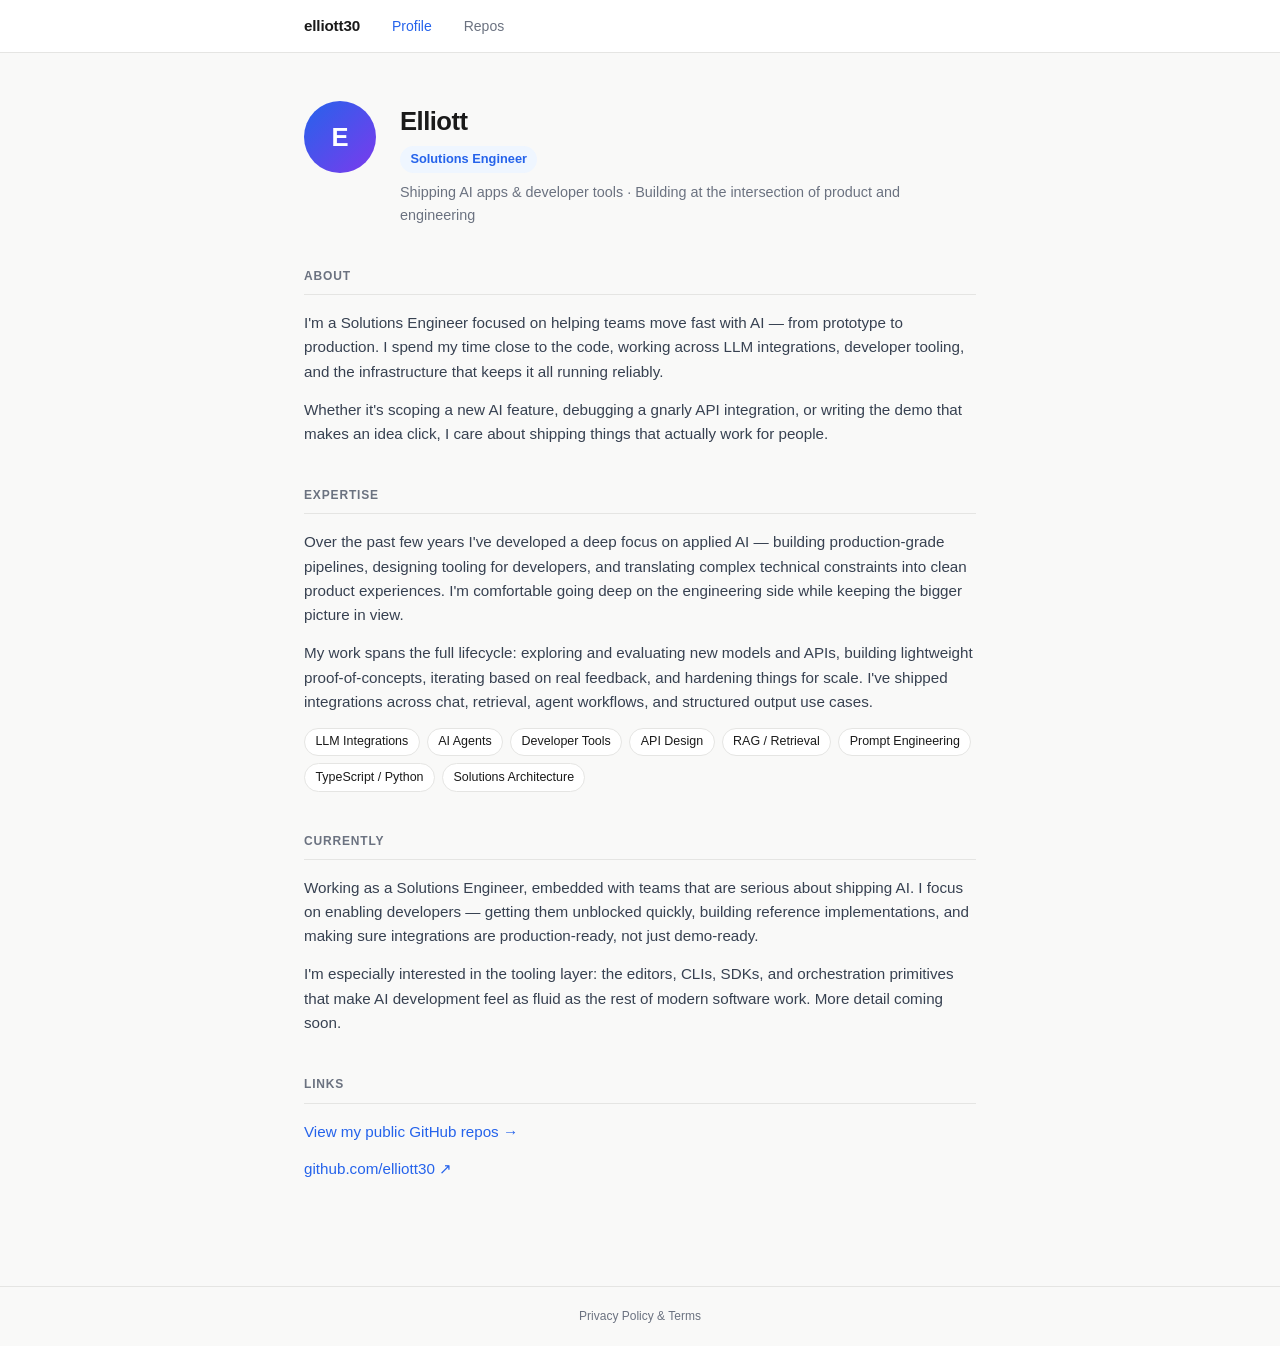
<file: index.html>
<!DOCTYPE html>
<html lang="en">
<head>
  <meta charset="UTF-8" />
  <meta name="viewport" content="width=device-width, initial-scale=1.0" />
  <title>Elliott — Solutions Engineer</title>
  <link rel="stylesheet" href="style.css" />
</head>
<body>
  <nav>
    <div class="inner">
      <a href="index.html" class="brand">elliott30</a>
      <a href="index.html" class="active">Profile</a>
      <a href="repos.html">Repos</a>
    </div>
  </nav>

  <main>
    <div class="profile-header">
      <div class="avatar">E</div>
      <div>
        <h1>Elliott</h1>
        <span class="role-badge">Solutions Engineer</span>
        <p class="tagline">Shipping AI apps &amp; developer tools · Building at the intersection of product and engineering</p>
      </div>
    </div>

    <section>
      <h2>About</h2>
      <p>
        I'm a Solutions Engineer focused on helping teams move fast with AI — from prototype to production. I spend my time close to the code, working across LLM integrations, developer tooling, and the infrastructure that keeps it all running reliably.
      </p>
      <p>
        Whether it's scoping a new AI feature, debugging a gnarly API integration, or writing the demo that makes an idea click, I care about shipping things that actually work for people.
      </p>
    </section>

    <section>
      <h2>Expertise</h2>
      <p>
        Over the past few years I've developed a deep focus on applied AI — building production-grade pipelines, designing tooling for developers, and translating complex technical constraints into clean product experiences. I'm comfortable going deep on the engineering side while keeping the bigger picture in view.
      </p>
      <p>
        My work spans the full lifecycle: exploring and evaluating new models and APIs, building lightweight proof-of-concepts, iterating based on real feedback, and hardening things for scale. I've shipped integrations across chat, retrieval, agent workflows, and structured output use cases.
      </p>
      <div class="tags">
        <span class="tag">LLM Integrations</span>
        <span class="tag">AI Agents</span>
        <span class="tag">Developer Tools</span>
        <span class="tag">API Design</span>
        <span class="tag">RAG / Retrieval</span>
        <span class="tag">Prompt Engineering</span>
        <span class="tag">TypeScript / Python</span>
        <span class="tag">Solutions Architecture</span>
      </div>
    </section>

    <section>
      <h2>Currently</h2>
      <p>
        Working as a Solutions Engineer, embedded with teams that are serious about shipping AI. I focus on enabling developers — getting them unblocked quickly, building reference implementations, and making sure integrations are production-ready, not just demo-ready.
      </p>
      <p>
        I'm especially interested in the tooling layer: the editors, CLIs, SDKs, and orchestration primitives that make AI development feel as fluid as the rest of modern software work. More detail coming soon.
      </p>
    </section>

    <section>
      <h2>Links</h2>
      <p>
        <a href="repos.html" style="color: var(--accent); text-decoration: none; font-weight: 500;">View my public GitHub repos →</a>
      </p>
      <p style="margin-top: 0.5rem;">
        <a href="https://github.com/elliott30" target="_blank" rel="noopener" style="color: var(--accent); text-decoration: none; font-weight: 500;">github.com/elliott30 ↗</a>
      </p>
    </section>
  </main>
  <footer>
    <a href="https://elliott30.github.io/legal.html">Privacy Policy &amp; Terms</a>
  </footer>
</body>
</html>
</file>
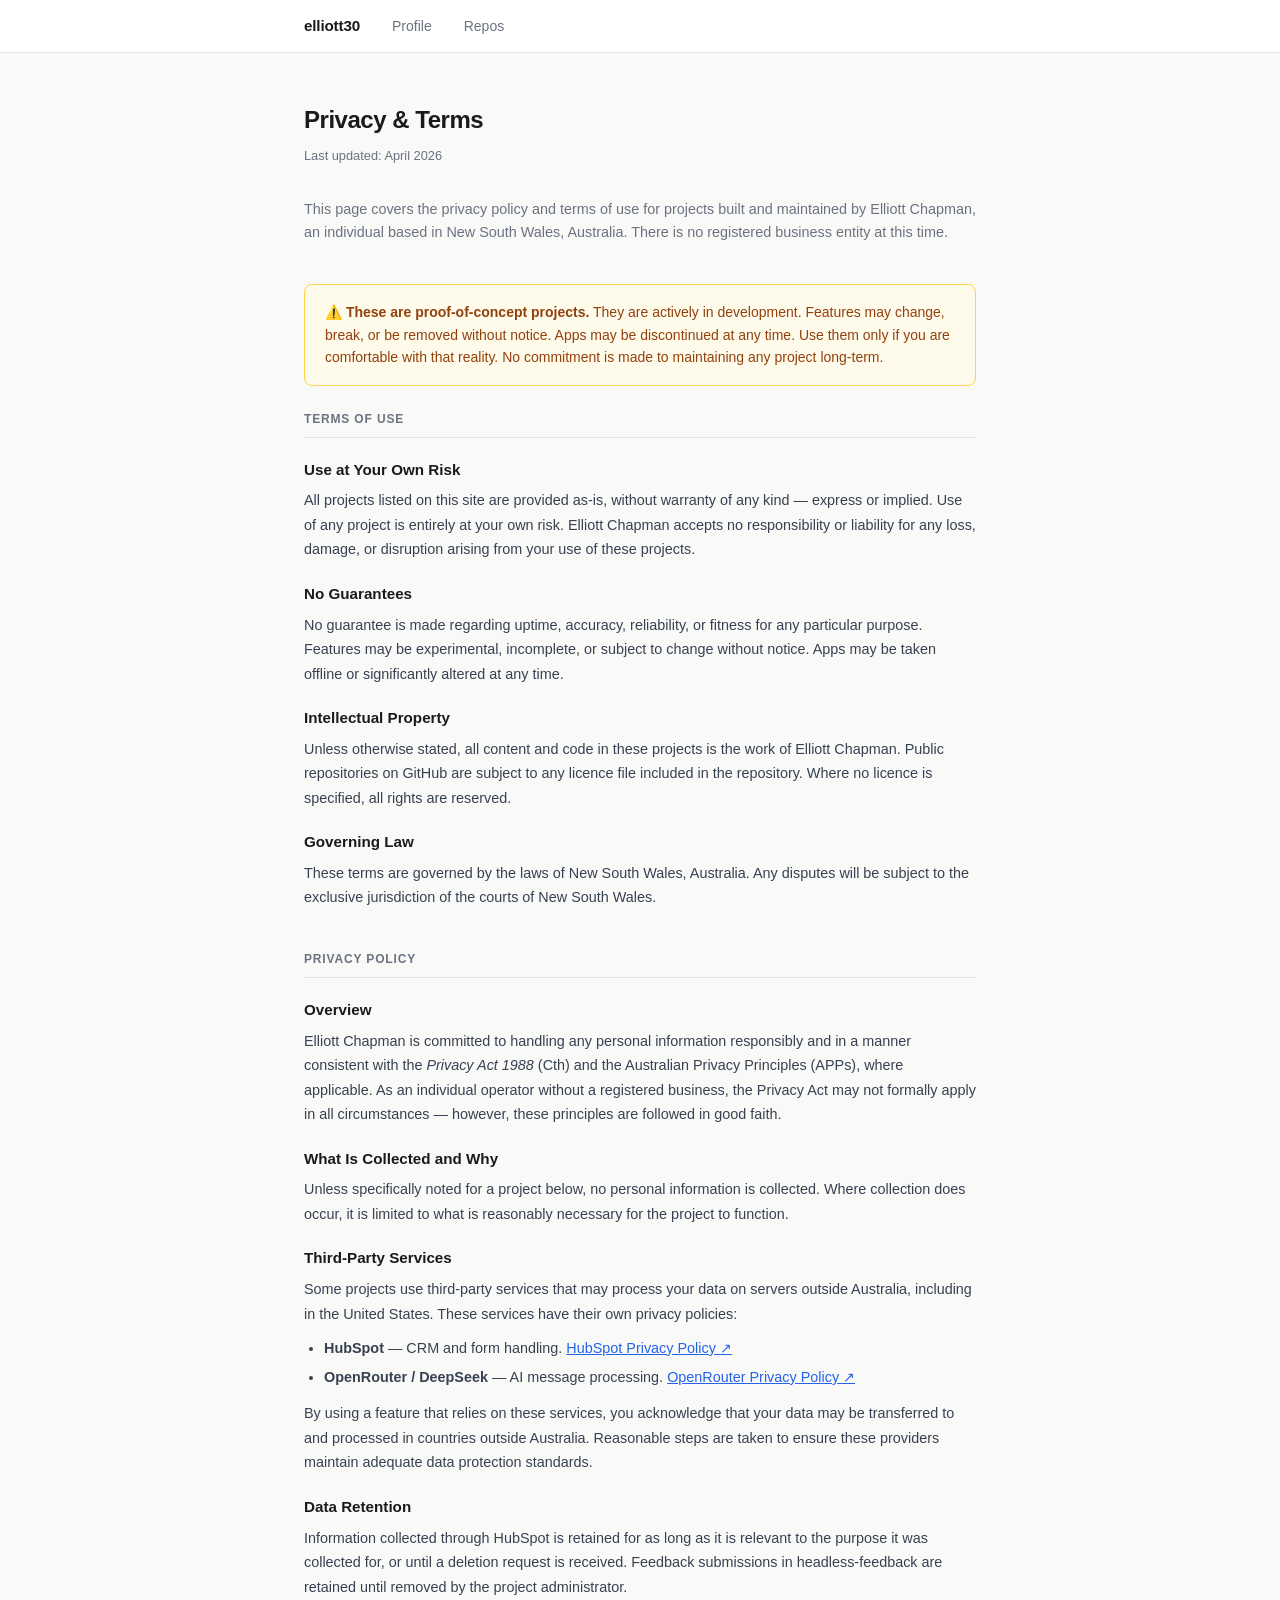
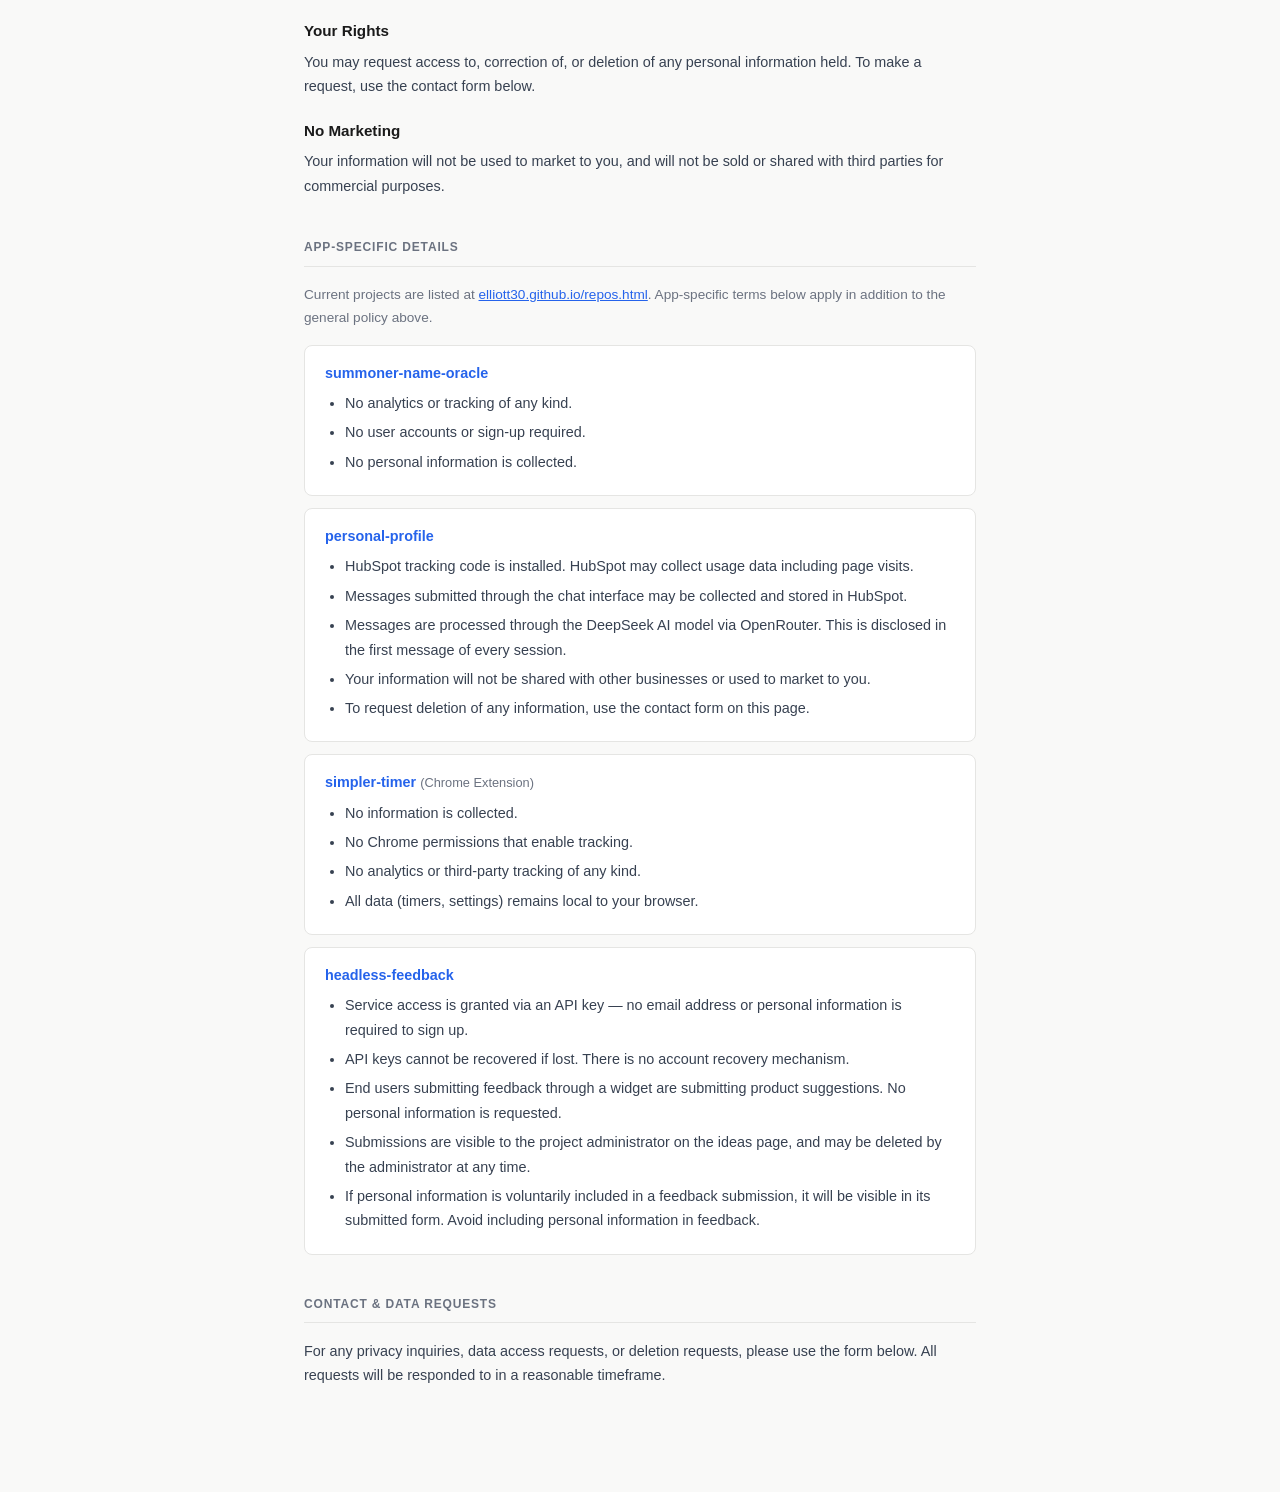
<file: legal.html>
<!DOCTYPE html>
<html lang="en">
<head>
  <meta charset="UTF-8" />
  <meta name="viewport" content="width=device-width, initial-scale=1.0" />
  <title>Privacy &amp; Terms — Elliott Chapman</title>
  <link rel="stylesheet" href="style.css" />
  <style>
    .legal-section {
      margin-bottom: 2.5rem;
    }
    .legal-section h2 {
      font-size: 0.75rem;
      font-weight: 700;
      letter-spacing: 0.07em;
      text-transform: uppercase;
      color: var(--muted);
      margin-bottom: 1rem;
      padding-bottom: 0.5rem;
      border-bottom: 1px solid var(--border);
    }
    .legal-section h3 {
      font-size: 0.95rem;
      font-weight: 700;
      margin: 1.25rem 0 0.4rem;
      color: var(--text);
    }
    .legal-section p,
    .legal-section li {
      font-size: 0.9rem;
      color: #374151;
      line-height: 1.7;
      margin-bottom: 0.6rem;
    }
    .legal-section ul {
      padding-left: 1.25rem;
      margin-bottom: 0.75rem;
    }
    .legal-section li {
      margin-bottom: 0.3rem;
    }
    .app-block {
      background: var(--surface);
      border: 1px solid var(--border);
      border-radius: var(--radius);
      padding: 1rem 1.25rem;
      margin-bottom: 0.75rem;
    }
    .app-block h3 {
      margin-top: 0;
      font-size: 0.9rem;
      color: var(--accent);
    }
    .app-block ul {
      margin-bottom: 0;
    }
    .warning-box {
      background: #fffbeb;
      border: 1px solid #fcd34d;
      border-radius: var(--radius);
      padding: 1rem 1.25rem;
      margin-bottom: 1.5rem;
      font-size: 0.875rem;
      color: #92400e;
      line-height: 1.6;
    }
    .effective-date {
      font-size: 0.8rem;
      color: var(--muted);
      margin-bottom: 2rem;
    }
    .contact-form-wrap {
      margin-top: 1rem;
    }
    .page-intro {
      color: var(--muted);
      font-size: 0.9rem;
      margin-bottom: 2.5rem;
      line-height: 1.6;
    }
  </style>
</head>
<body>
  <nav>
    <div class="inner">
      <a href="index.html" class="brand">elliott30</a>
      <a href="index.html">Profile</a>
      <a href="repos.html">Repos</a>
    </div>
  </nav>

  <main>
    <h1 class="page-title">Privacy &amp; Terms</h1>
    <p class="effective-date">Last updated: April 2026</p>

    <p class="page-intro">
      This page covers the privacy policy and terms of use for projects built and maintained by Elliott Chapman,
      an individual based in New South Wales, Australia. There is no registered business entity at this time.
    </p>

    <div class="warning-box">
      ⚠️ <strong>These are proof-of-concept projects.</strong> They are actively in development. Features may change,
      break, or be removed without notice. Apps may be discontinued at any time. Use them only if you are comfortable
      with that reality. No commitment is made to maintaining any project long-term.
    </div>

    <!-- TERMS OF USE -->
    <div class="legal-section">
      <h2>Terms of Use</h2>

      <h3>Use at Your Own Risk</h3>
      <p>
        All projects listed on this site are provided as-is, without warranty of any kind — express or implied.
        Use of any project is entirely at your own risk. Elliott Chapman accepts no responsibility or liability
        for any loss, damage, or disruption arising from your use of these projects.
      </p>

      <h3>No Guarantees</h3>
      <p>
        No guarantee is made regarding uptime, accuracy, reliability, or fitness for any particular purpose.
        Features may be experimental, incomplete, or subject to change without notice. Apps may be taken
        offline or significantly altered at any time.
      </p>

      <h3>Intellectual Property</h3>
      <p>
        Unless otherwise stated, all content and code in these projects is the work of Elliott Chapman.
        Public repositories on GitHub are subject to any licence file included in the repository. Where no
        licence is specified, all rights are reserved.
      </p>

      <h3>Governing Law</h3>
      <p>
        These terms are governed by the laws of New South Wales, Australia. Any disputes will be subject
        to the exclusive jurisdiction of the courts of New South Wales.
      </p>
    </div>

    <!-- PRIVACY POLICY -->
    <div class="legal-section">
      <h2>Privacy Policy</h2>

      <h3>Overview</h3>
      <p>
        Elliott Chapman is committed to handling any personal information responsibly and in a manner consistent
        with the <em>Privacy Act 1988</em> (Cth) and the Australian Privacy Principles (APPs), where applicable.
        As an individual operator without a registered business, the Privacy Act may not formally apply in all
        circumstances — however, these principles are followed in good faith.
      </p>

      <h3>What Is Collected and Why</h3>
      <p>
        Unless specifically noted for a project below, no personal information is collected. Where collection
        does occur, it is limited to what is reasonably necessary for the project to function.
      </p>

      <h3>Third-Party Services</h3>
      <p>
        Some projects use third-party services that may process your data on servers outside Australia, including
        in the United States. These services have their own privacy policies:
      </p>
      <ul>
        <li><strong>HubSpot</strong> — CRM and form handling. <a href="https://legal.hubspot.com/privacy-policy" target="_blank" rel="noopener" style="color:var(--accent);">HubSpot Privacy Policy ↗</a></li>
        <li><strong>OpenRouter / DeepSeek</strong> — AI message processing. <a href="https://openrouter.ai/privacy" target="_blank" rel="noopener" style="color:var(--accent);">OpenRouter Privacy Policy ↗</a></li>
      </ul>
      <p>
        By using a feature that relies on these services, you acknowledge that your data may be transferred to
        and processed in countries outside Australia. Reasonable steps are taken to ensure these providers
        maintain adequate data protection standards.
      </p>

      <h3>Data Retention</h3>
      <p>
        Information collected through HubSpot is retained for as long as it is relevant to the purpose it was
        collected for, or until a deletion request is received. Feedback submissions in headless-feedback are
        retained until removed by the project administrator.
      </p>

      <h3>Your Rights</h3>
      <p>
        You may request access to, correction of, or deletion of any personal information held. To make a
        request, use the contact form below.
      </p>

      <h3>No Marketing</h3>
      <p>
        Your information will not be used to market to you, and will not be sold or shared with third parties
        for commercial purposes.
      </p>
    </div>

    <!-- APP-SPECIFIC -->
    <div class="legal-section">
      <h2>App-Specific Details</h2>
      <p style="font-size:0.85rem;color:var(--muted);margin-bottom:1rem;">
        Current projects are listed at <a href="https://elliott30.github.io/repos.html" style="color:var(--accent);">elliott30.github.io/repos.html</a>.
        App-specific terms below apply in addition to the general policy above.
      </p>

      <div class="app-block">
        <h3>summoner-name-oracle</h3>
        <ul>
          <li>No analytics or tracking of any kind.</li>
          <li>No user accounts or sign-up required.</li>
          <li>No personal information is collected.</li>
        </ul>
      </div>

      <div class="app-block">
        <h3>personal-profile</h3>
        <ul>
          <li>HubSpot tracking code is installed. HubSpot may collect usage data including page visits.</li>
          <li>Messages submitted through the chat interface may be collected and stored in HubSpot.</li>
          <li>Messages are processed through the DeepSeek AI model via OpenRouter. This is disclosed in the first message of every session.</li>
          <li>Your information will not be shared with other businesses or used to market to you.</li>
          <li>To request deletion of any information, use the contact form on this page.</li>
        </ul>
      </div>

      <div class="app-block">
        <h3>simpler-timer <span style="font-weight:400;color:var(--muted);font-size:0.8rem;">(Chrome Extension)</span></h3>
        <ul>
          <li>No information is collected.</li>
          <li>No Chrome permissions that enable tracking.</li>
          <li>No analytics or third-party tracking of any kind.</li>
          <li>All data (timers, settings) remains local to your browser.</li>
        </ul>
      </div>

      <div class="app-block">
        <h3>headless-feedback</h3>
        <ul>
          <li>Service access is granted via an API key — no email address or personal information is required to sign up.</li>
          <li>API keys cannot be recovered if lost. There is no account recovery mechanism.</li>
          <li>End users submitting feedback through a widget are submitting product suggestions. No personal information is requested.</li>
          <li>Submissions are visible to the project administrator on the ideas page, and may be deleted by the administrator at any time.</li>
          <li>If personal information is voluntarily included in a feedback submission, it will be visible in its submitted form. Avoid including personal information in feedback.</li>
        </ul>
      </div>
    </div>

    <!-- CONTACT -->
    <div class="legal-section">
      <h2>Contact &amp; Data Requests</h2>
      <p>
        For any privacy inquiries, data access requests, or deletion requests, please use the form below.
        All requests will be responded to in a reasonable timeframe.
      </p>
      <div class="contact-form-wrap">
        <script src="https://js.hsforms.net/forms/embed/3967898.js" defer></script>
        <div class="hs-form-frame" data-region="na1" data-form-id="4f71179a-f77b-4206-884e-04f9b785756c" data-portal-id="3967898"></div>
      </div>
    </div>

  </main>
</body>
</html>
</file>
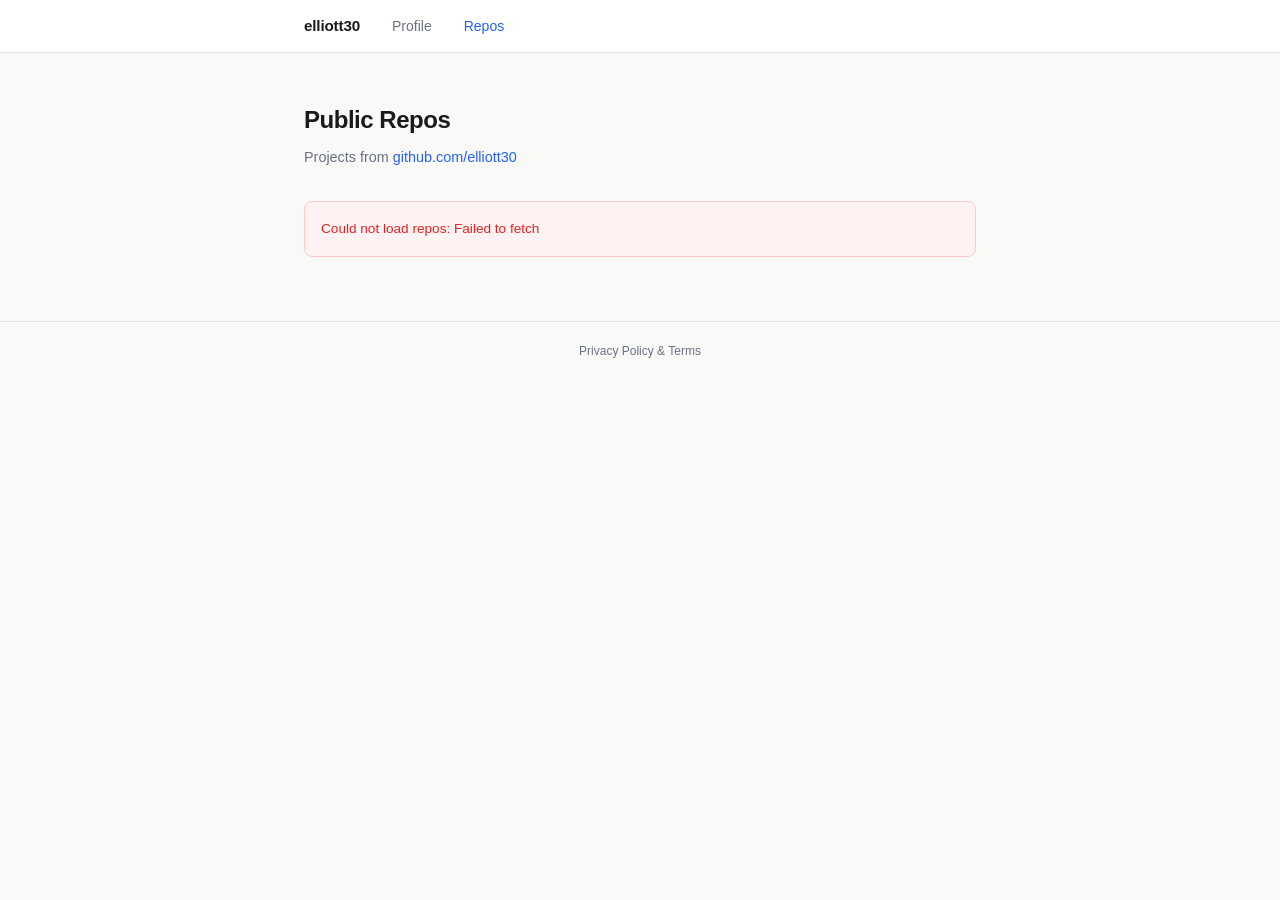
<file: repos.html>
<!DOCTYPE html>
<html lang="en">
<head>
  <meta charset="UTF-8" />
  <meta name="viewport" content="width=device-width, initial-scale=1.0" />
  <title>Repos — Elliott</title>
  <link rel="stylesheet" href="style.css" />
</head>
<body>
  <nav>
    <div class="inner">
      <a href="index.html" class="brand">elliott30</a>
      <a href="index.html">Profile</a>
      <a href="repos.html" class="active">Repos</a>
    </div>
  </nav>

  <main>
    <h1 class="page-title">Public Repos</h1>
    <p class="page-subtitle">Projects from <a href="https://github.com/elliott30" target="_blank" rel="noopener" style="color:var(--accent);text-decoration:none;">github.com/elliott30</a></p>

    <div id="repo-list" class="repo-grid">
      <p class="loading">Loading repos…</p>
    </div>
  </main>
  <footer>
    <a href="https://elliott30.github.io/legal.html">Privacy Policy &amp; Terms</a>
  </footer>

  <script>
    async function loadRepos() {
      const container = document.getElementById('repo-list');
      try {
        const res = await fetch(
          'https://api.github.com/users/elliott30/repos?sort=updated&per_page=100',
          { headers: { Accept: 'application/vnd.github+json, application/vnd.github.mercy-preview+json' } }
        );
        if (!res.ok) throw new Error(`GitHub API returned ${res.status}`);
        const repos = await res.json();

        // Filter out forks, sort by updated
        const own = repos
          .filter(r => !r.fork)
          .sort((a, b) => new Date(b.updated_at) - new Date(a.updated_at));

        if (own.length === 0) {
          container.innerHTML = '<p class="loading">No public repos yet.</p>';
          return;
        }

        container.innerHTML = '';
        own.forEach(r => {
          const updatedAgo = timeAgo(new Date(r.updated_at));

          const card = document.createElement('div');
          card.className = 'repo-card';

          // Name link
          const nameDiv = document.createElement('div');
          nameDiv.className = 'repo-name';
          const nameLink = document.createElement('a');
          nameLink.href = r.html_url;
          nameLink.target = '_blank';
          nameLink.rel = 'noopener';
          nameLink.textContent = r.name;
          nameDiv.appendChild(nameLink);
          card.appendChild(nameDiv);

          // Description
          if (r.description) {
            const desc = document.createElement('div');
            desc.className = 'repo-desc';
            desc.textContent = r.description;
            card.appendChild(desc);
          }

          // Meta row: language · stars · updated · website
          const meta = document.createElement('div');
          meta.className = 'repo-meta';

          if (r.topics && r.topics.length > 0) {
            r.topics.forEach(topic => {
              const t = document.createElement('span');
              t.className = 'repo-topic';
              t.textContent = topic;
              meta.appendChild(t);
            });
          } else if (r.language) {
            const lang = document.createElement('span');
            lang.textContent = '● ' + r.language;
            meta.appendChild(lang);
          }
          if (r.stargazers_count > 0) {
            const stars = document.createElement('span');
            stars.textContent = '★ ' + r.stargazers_count;
            meta.appendChild(stars);
          }
          const updated = document.createElement('span');
          updated.textContent = 'Updated ' + updatedAgo;
          meta.appendChild(updated);

          if (r.homepage) {
            const site = document.createElement('a');
            site.href = r.homepage;
            site.target = '_blank';
            site.rel = 'noopener';
            site.className = 'repo-site';
            site.textContent = '↗ ' + r.homepage.replace(/^https?:\/\//, '');
            meta.appendChild(site);
          }

          card.appendChild(meta);
          container.appendChild(card);
        });
      } catch (err) {
        container.innerHTML = `<p class="error-msg">Could not load repos: ${err.message}</p>`;
      }
    }

    function timeAgo(date) {
      const s = Math.floor((Date.now() - date) / 1000);
      if (s < 60) return 'just now';
      const m = Math.floor(s / 60);
      if (m < 60) return `${m}m ago`;
      const h = Math.floor(m / 60);
      if (h < 24) return `${h}h ago`;
      const d = Math.floor(h / 24);
      if (d < 30) return `${d}d ago`;
      const mo = Math.floor(d / 30);
      if (mo < 12) return `${mo}mo ago`;
      return `${Math.floor(mo / 12)}y ago`;
    }

    loadRepos();
  </script>
</body>
</html>
</file>
<file: style.css>
*, *::before, *::after { box-sizing: border-box; margin: 0; padding: 0; }

:root {
  --bg: #f9f9f8;
  --surface: #ffffff;
  --border: #e5e5e3;
  --text: #1a1a1a;
  --muted: #6b7280;
  --accent: #2563eb;
  --accent-light: #eff6ff;
  --radius: 8px;
  --max-w: 720px;
}

body {
  font-family: -apple-system, BlinkMacSystemFont, "Segoe UI", Roboto, sans-serif;
  background: var(--bg);
  color: var(--text);
  line-height: 1.6;
  font-size: 16px;
}

nav {
  position: sticky;
  top: 0;
  background: var(--surface);
  border-bottom: 1px solid var(--border);
  z-index: 10;
}

nav .inner {
  max-width: var(--max-w);
  margin: 0 auto;
  padding: 0 1.5rem;
  display: flex;
  align-items: center;
  gap: 2rem;
  height: 52px;
}

nav .brand {
  font-weight: 600;
  font-size: 0.95rem;
  color: var(--text);
  text-decoration: none;
  letter-spacing: -0.01em;
}

nav a {
  color: var(--muted);
  text-decoration: none;
  font-size: 0.875rem;
  font-weight: 500;
  transition: color 0.15s;
}

nav a:hover, nav a.active {
  color: var(--accent);
}

main {
  max-width: var(--max-w);
  margin: 0 auto;
  padding: 3rem 1.5rem 4rem;
}

/* Profile page */
.profile-header {
  display: flex;
  align-items: flex-start;
  gap: 1.5rem;
  margin-bottom: 2.5rem;
}

.avatar {
  width: 72px;
  height: 72px;
  border-radius: 50%;
  background: linear-gradient(135deg, #2563eb 0%, #7c3aed 100%);
  display: flex;
  align-items: center;
  justify-content: center;
  color: #fff;
  font-size: 1.6rem;
  font-weight: 700;
  flex-shrink: 0;
}

.profile-header h1 {
  font-size: 1.6rem;
  font-weight: 700;
  letter-spacing: -0.02em;
  margin-bottom: 0.2rem;
}

.role-badge {
  display: inline-block;
  background: var(--accent-light);
  color: var(--accent);
  font-size: 0.8rem;
  font-weight: 600;
  padding: 0.2rem 0.65rem;
  border-radius: 99px;
  margin-bottom: 0.5rem;
}

.profile-header .tagline {
  color: var(--muted);
  font-size: 0.9rem;
}

section {
  margin-bottom: 2.5rem;
}

section h2 {
  font-size: 0.75rem;
  font-weight: 700;
  letter-spacing: 0.07em;
  text-transform: uppercase;
  color: var(--muted);
  margin-bottom: 1rem;
  padding-bottom: 0.5rem;
  border-bottom: 1px solid var(--border);
}

section p {
  color: #374151;
  font-size: 0.95rem;
  margin-bottom: 0.85rem;
}

.tags {
  display: flex;
  flex-wrap: wrap;
  gap: 0.45rem;
  margin-top: 0.75rem;
}

.tag {
  background: var(--surface);
  border: 1px solid var(--border);
  color: var(--text);
  font-size: 0.78rem;
  font-weight: 500;
  padding: 0.2rem 0.65rem;
  border-radius: 99px;
}

/* Repos page */
.page-title {
  font-size: 1.5rem;
  font-weight: 700;
  letter-spacing: -0.02em;
  margin-bottom: 0.4rem;
}

.page-subtitle {
  color: var(--muted);
  font-size: 0.9rem;
  margin-bottom: 2rem;
}

.repo-grid {
  display: grid;
  gap: 0.75rem;
}

.repo-card {
  background: var(--surface);
  border: 1px solid var(--border);
  border-radius: var(--radius);
  padding: 1.1rem 1.25rem;
  text-decoration: none;
  color: inherit;
  display: block;
  transition: border-color 0.15s, box-shadow 0.15s;
}

.repo-card .repo-name {
  font-size: 0.95rem;
  font-weight: 600;
  margin-bottom: 0.3rem;
}

.repo-card .repo-name a {
  color: var(--accent);
  text-decoration: none;
}

.repo-card .repo-name a:hover {
  text-decoration: underline;
}

.repo-card .repo-desc {
  font-size: 0.85rem;
  color: var(--muted);
  line-height: 1.5;
}

.repo-card .repo-meta {
  display: flex;
  align-items: center;
  gap: 1rem;
  margin-top: 0.65rem;
}

.repo-meta span {
  font-size: 0.75rem;
  color: var(--muted);
  display: flex;
  align-items: center;
  gap: 0.3rem;
}

span.repo-topic {
  font-size: 0.7rem;
  font-weight: 500;
  color: var(--accent);
  background: var(--accent-light);
  border-radius: 99px;
  padding: 0.15rem 0.55rem;
}

a.repo-site {
  font-size: 0.75rem;
  color: var(--accent);
  text-decoration: none;
  margin-left: auto;
}

a.repo-site:hover {
  text-decoration: underline;
}

.loading {
  color: var(--muted);
  font-size: 0.9rem;
  padding: 2rem 0;
  text-align: center;
}

.error-msg {
  color: #dc2626;
  font-size: 0.85rem;
  padding: 1rem;
  background: #fef2f2;
  border-radius: var(--radius);
  border: 1px solid #fecaca;
}

footer {
  border-top: 1px solid var(--border);
  text-align: center;
  padding: 1.25rem 1.5rem;
  font-size: 0.75rem;
  color: var(--muted);
}

footer a {
  color: var(--muted);
  text-decoration: none;
}

footer a:hover {
  color: var(--accent);
}

@media (max-width: 600px) {
  .profile-header { flex-direction: column; }
  nav .inner { gap: 1.25rem; }
}
</file>
